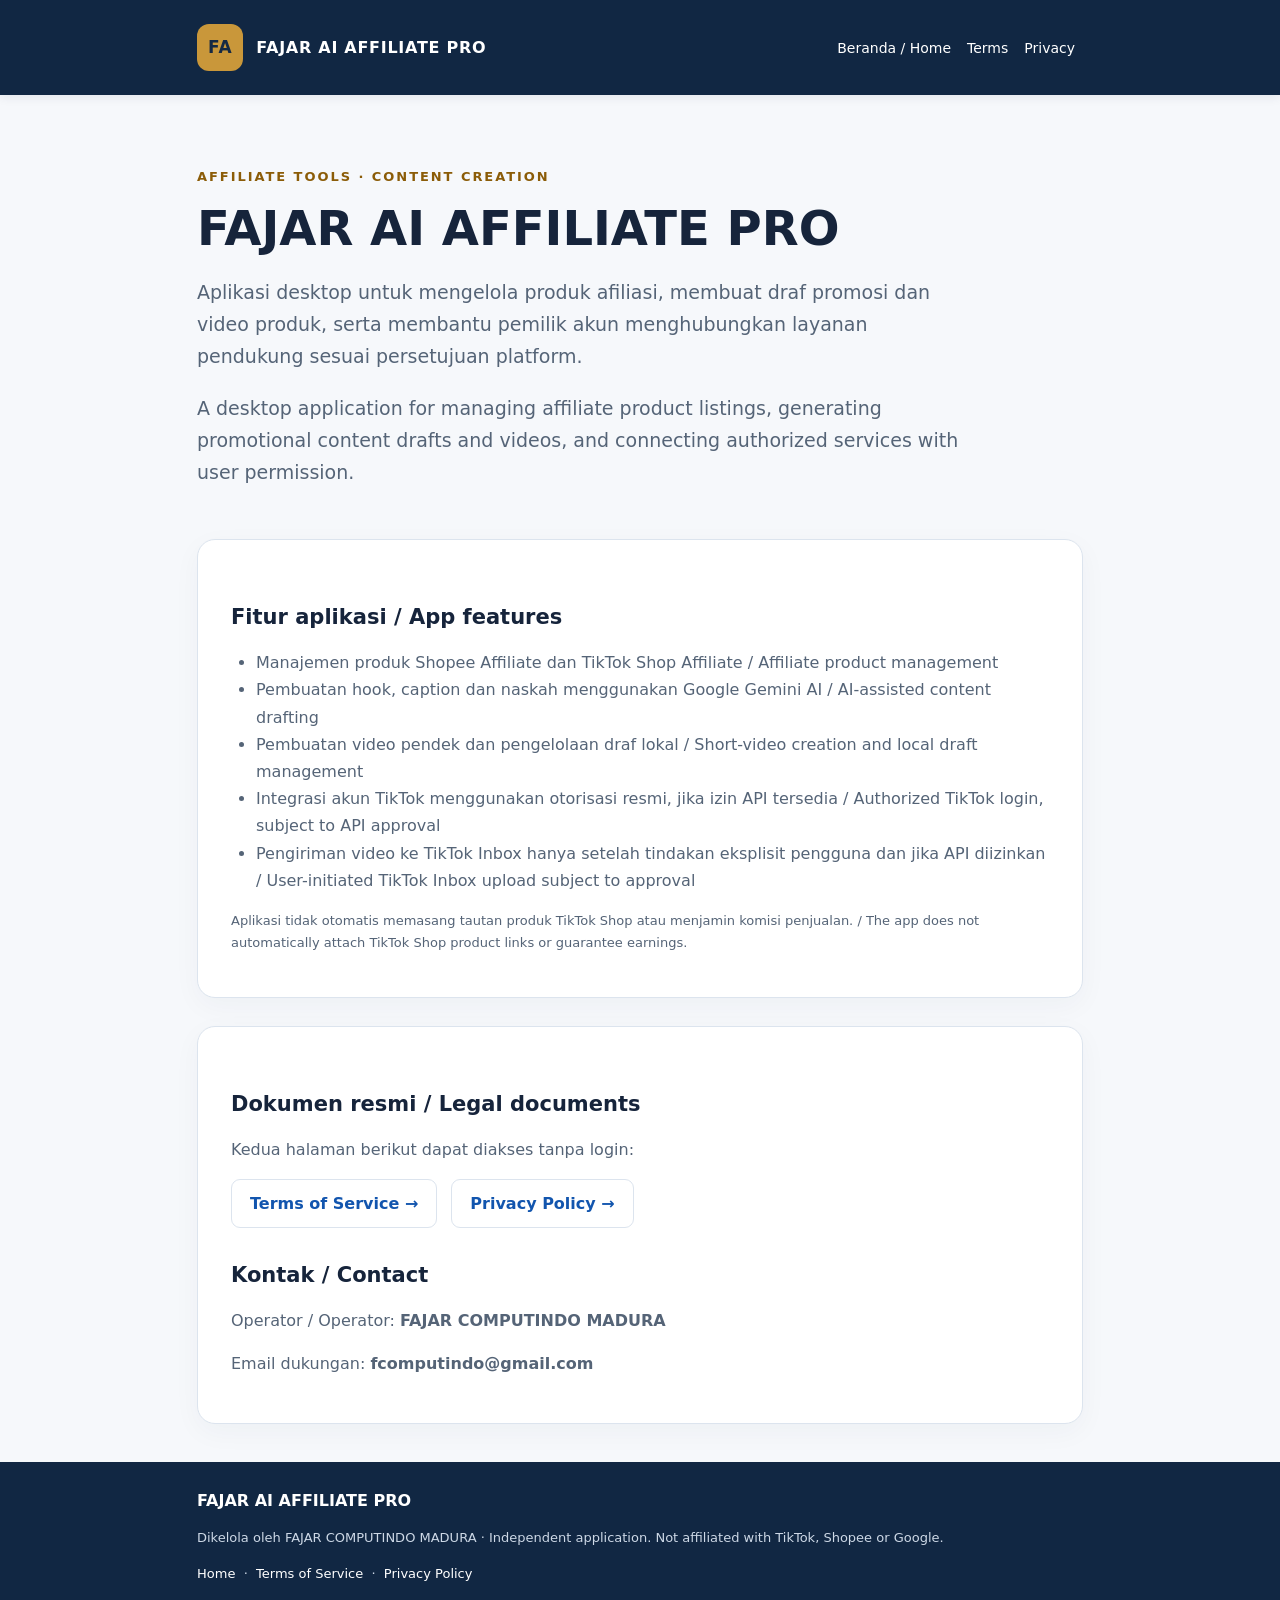
<file: index.html>
<!doctype html><html lang="id"><head><meta charset="utf-8"><meta name="viewport" content="width=device-width, initial-scale=1"><meta name="robots" content="index,follow"><meta name="description" content="FAJAR AI AFFILIATE PRO - Official application information, Privacy Policy and Terms of Service."><title>Official Website — FAJAR AI AFFILIATE PRO</title><link rel="stylesheet" href="style.css"></head><body>
<header class="top"><div class="wrap"><div class="logo"><span class="monogram">FA</span><span>FAJAR AI AFFILIATE PRO</span></div><nav><a href="index.html">Beranda / Home</a><a href="terms.html">Terms</a><a href="privacy.html">Privacy</a></nav></div></header>
<main class="wrap"><section class="hero"><p class="eyebrow">Affiliate tools · Content creation</p><h1>FAJAR AI AFFILIATE PRO</h1><p class="lead">Aplikasi desktop untuk mengelola produk afiliasi, membuat draf promosi dan video produk, serta membantu pemilik akun menghubungkan layanan pendukung sesuai persetujuan platform.</p><p class="lead" lang="en">A desktop application for managing affiliate product listings, generating promotional content drafts and videos, and connecting authorized services with user permission.</p></section><section class="card"><h2>Fitur aplikasi / App features</h2><ul><li>Manajemen produk Shopee Affiliate dan TikTok Shop Affiliate / Affiliate product management</li><li>Pembuatan hook, caption dan naskah menggunakan Google Gemini AI / AI-assisted content drafting</li><li>Pembuatan video pendek dan pengelolaan draf lokal / Short-video creation and local draft management</li><li>Integrasi akun TikTok menggunakan otorisasi resmi, jika izin API tersedia / Authorized TikTok login, subject to API approval</li><li>Pengiriman video ke TikTok Inbox hanya setelah tindakan eksplisit pengguna dan jika API diizinkan / User-initiated TikTok Inbox upload subject to approval</li></ul><p class="small">Aplikasi tidak otomatis memasang tautan produk TikTok Shop atau menjamin komisi penjualan. / The app does not automatically attach TikTok Shop product links or guarantee earnings.</p></section><section class="card"><h2>Dokumen resmi / Legal documents</h2><p>Kedua halaman berikut dapat diakses tanpa login:</p><div class="pills"><a class="pill" href="terms.html">Terms of Service →</a><a class="pill" href="privacy.html">Privacy Policy →</a></div><h2>Kontak / Contact</h2><p>Operator / Operator: <b>FAJAR COMPUTINDO MADURA</b></p><p>Email dukungan: <strong>fcomputindo@gmail.com</strong></p></section></main><footer><div class="wrap"><strong>FAJAR AI AFFILIATE PRO</strong><p>Dikelola oleh FAJAR COMPUTINDO MADURA · Independent application. Not affiliated with TikTok, Shopee or Google.</p><p><a href="index.html">Home</a> &nbsp;·&nbsp; <a href="terms.html">Terms of Service</a> &nbsp;·&nbsp; <a href="privacy.html">Privacy Policy</a></p></div></footer></body></html>
</file>
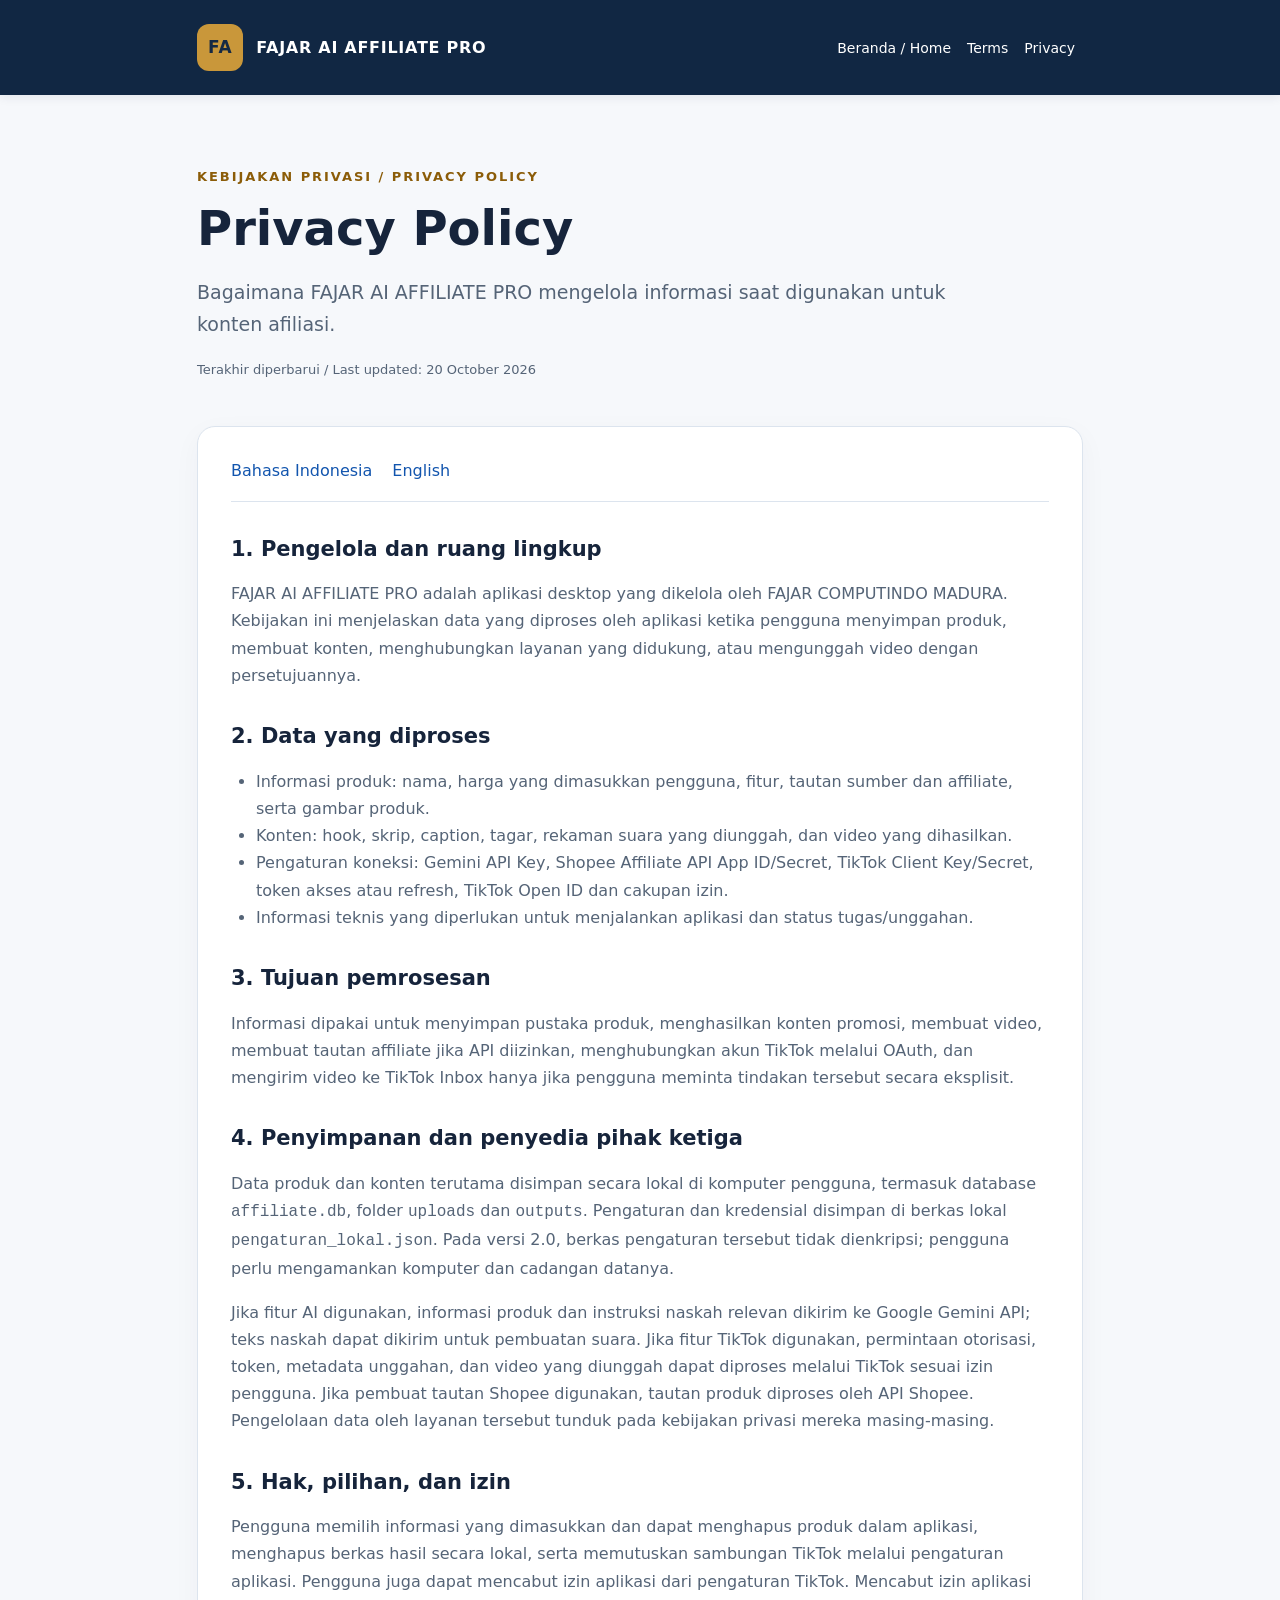
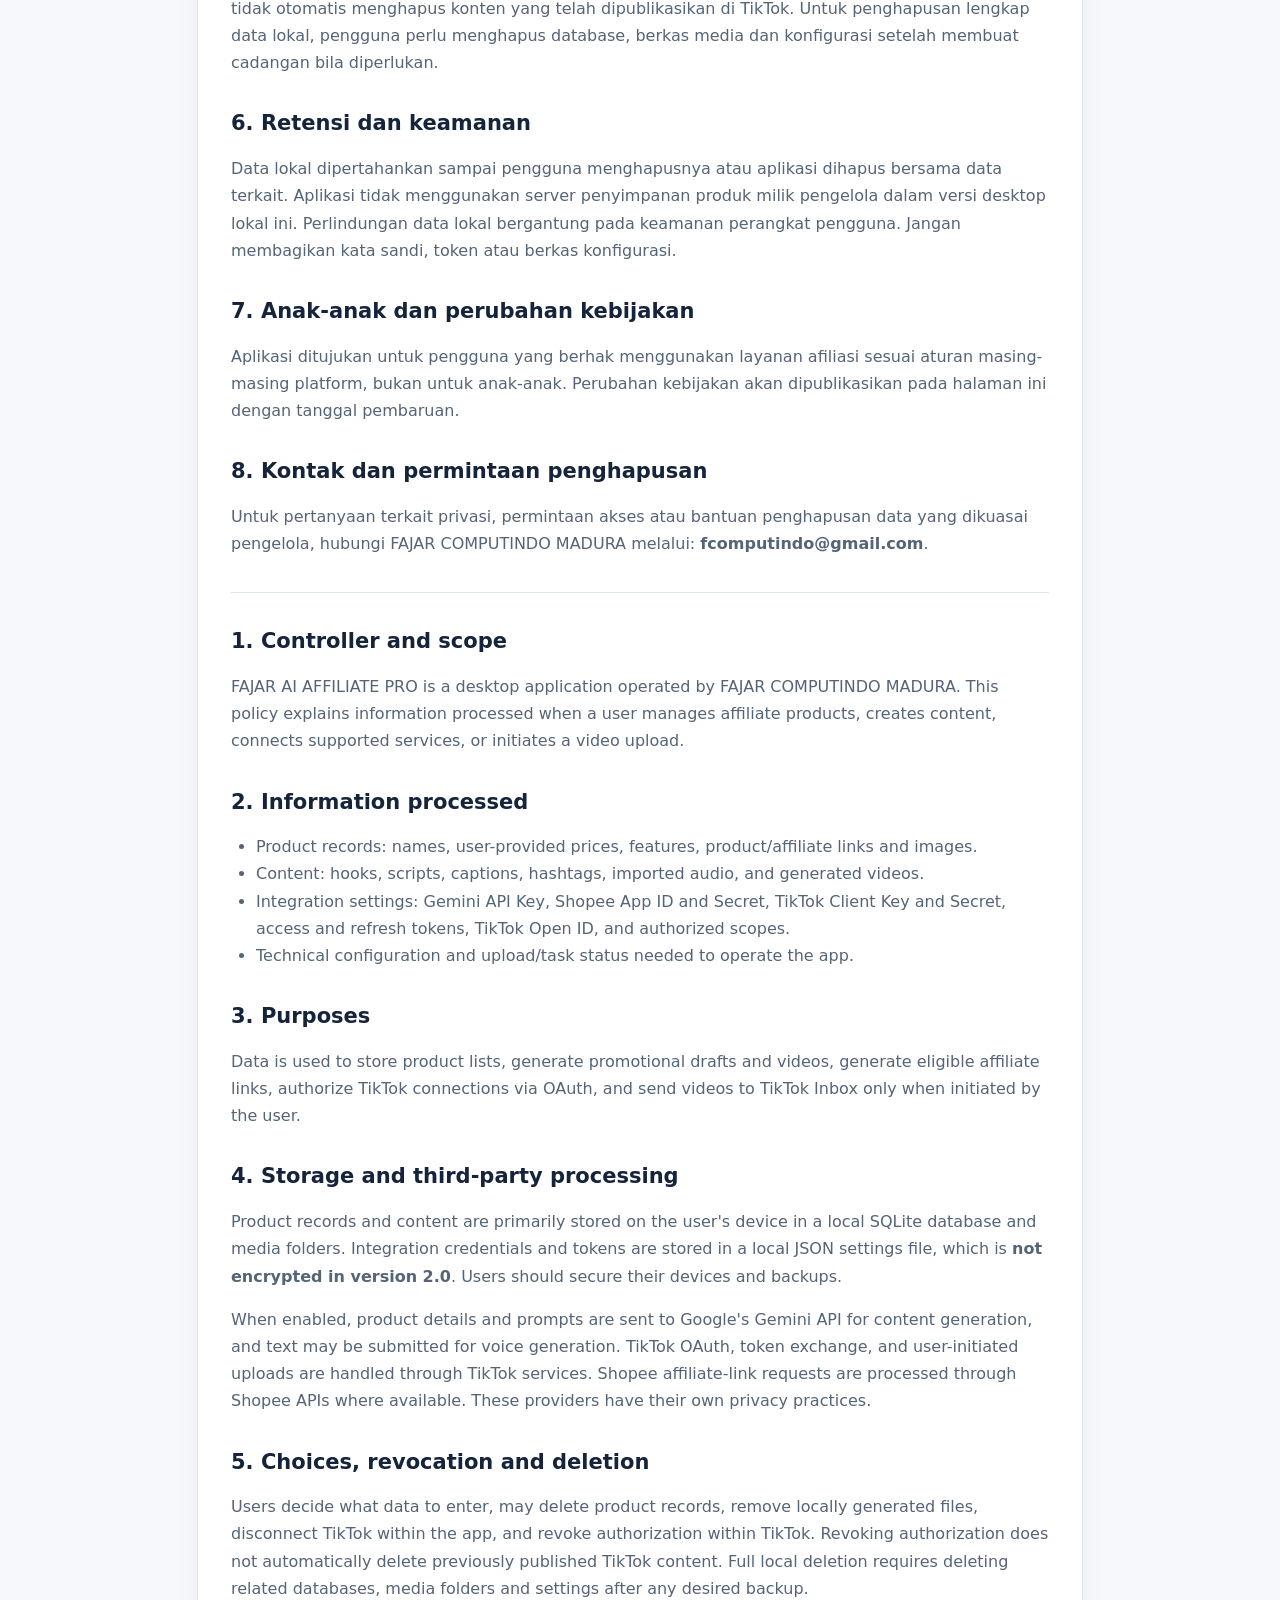
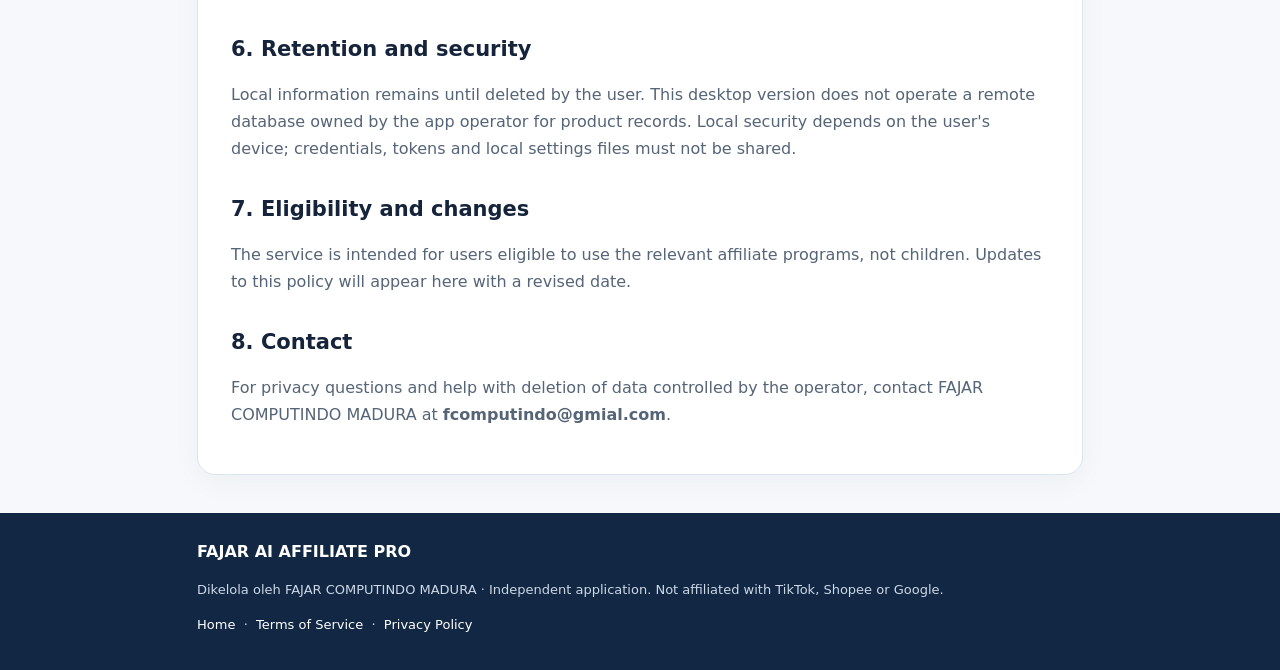
<file: privacy.html>
<!doctype html><html lang="id"><head><meta charset="utf-8"><meta name="viewport" content="width=device-width, initial-scale=1"><meta name="robots" content="index,follow"><meta name="description" content="FAJAR AI AFFILIATE PRO - Official application information, Privacy Policy and Terms of Service."><title>Privacy Policy — FAJAR AI AFFILIATE PRO</title><link rel="stylesheet" href="style.css"></head><body>
<header class="top"><div class="wrap"><div class="logo"><span class="monogram">FA</span><span>FAJAR AI AFFILIATE PRO</span></div><nav><a href="index.html">Beranda / Home</a><a href="terms.html">Terms</a><a href="privacy.html">Privacy</a></nav></div></header>
<main class="wrap"><section class="hero"><p class="eyebrow">Kebijakan Privasi / Privacy Policy</p><h1>Privacy Policy</h1><p class="lead">Bagaimana FAJAR AI AFFILIATE PRO mengelola informasi saat digunakan untuk konten afiliasi.</p><p class="small">Terakhir diperbarui / Last updated: 20 October 2026</p></section>
<section class="card"><div class="langbar"><a href="#indonesia">Bahasa Indonesia</a><a href="#english">English</a></div>
<div id="indonesia" lang="id"><h2>1. Pengelola dan ruang lingkup</h2><p>FAJAR AI AFFILIATE PRO adalah aplikasi desktop yang dikelola oleh FAJAR COMPUTINDO MADURA. Kebijakan ini menjelaskan data yang diproses oleh aplikasi ketika pengguna menyimpan produk, membuat konten, menghubungkan layanan yang didukung, atau mengunggah video dengan persetujuannya.</p>
<h2>2. Data yang diproses</h2><ul><li>Informasi produk: nama, harga yang dimasukkan pengguna, fitur, tautan sumber dan affiliate, serta gambar produk.</li><li>Konten: hook, skrip, caption, tagar, rekaman suara yang diunggah, dan video yang dihasilkan.</li><li>Pengaturan koneksi: Gemini API Key, Shopee Affiliate API App ID/Secret, TikTok Client Key/Secret, token akses atau refresh, TikTok Open ID dan cakupan izin.</li><li>Informasi teknis yang diperlukan untuk menjalankan aplikasi dan status tugas/unggahan.</li></ul>
<h2>3. Tujuan pemrosesan</h2><p>Informasi dipakai untuk menyimpan pustaka produk, menghasilkan konten promosi, membuat video, membuat tautan affiliate jika API diizinkan, menghubungkan akun TikTok melalui OAuth, dan mengirim video ke TikTok Inbox hanya jika pengguna meminta tindakan tersebut secara eksplisit.</p>
<h2>4. Penyimpanan dan penyedia pihak ketiga</h2><p>Data produk dan konten terutama disimpan secara lokal di komputer pengguna, termasuk database <code>affiliate.db</code>, folder <code>uploads</code> dan <code>outputs</code>. Pengaturan dan kredensial disimpan di berkas lokal <code>pengaturan_lokal.json</code>. Pada versi 2.0, berkas pengaturan tersebut tidak dienkripsi; pengguna perlu mengamankan komputer dan cadangan datanya.</p><p>Jika fitur AI digunakan, informasi produk dan instruksi naskah relevan dikirim ke Google Gemini API; teks naskah dapat dikirim untuk pembuatan suara. Jika fitur TikTok digunakan, permintaan otorisasi, token, metadata unggahan, dan video yang diunggah dapat diproses melalui TikTok sesuai izin pengguna. Jika pembuat tautan Shopee digunakan, tautan produk diproses oleh API Shopee. Pengelolaan data oleh layanan tersebut tunduk pada kebijakan privasi mereka masing-masing.</p>
<h2>5. Hak, pilihan, dan izin</h2><p>Pengguna memilih informasi yang dimasukkan dan dapat menghapus produk dalam aplikasi, menghapus berkas hasil secara lokal, serta memutuskan sambungan TikTok melalui pengaturan aplikasi. Pengguna juga dapat mencabut izin aplikasi dari pengaturan TikTok. Mencabut izin aplikasi tidak otomatis menghapus konten yang telah dipublikasikan di TikTok. Untuk penghapusan lengkap data lokal, pengguna perlu menghapus database, berkas media dan konfigurasi setelah membuat cadangan bila diperlukan.</p>
<h2>6. Retensi dan keamanan</h2><p>Data lokal dipertahankan sampai pengguna menghapusnya atau aplikasi dihapus bersama data terkait. Aplikasi tidak menggunakan server penyimpanan produk milik pengelola dalam versi desktop lokal ini. Perlindungan data lokal bergantung pada keamanan perangkat pengguna. Jangan membagikan kata sandi, token atau berkas konfigurasi.</p>
<h2>7. Anak-anak dan perubahan kebijakan</h2><p>Aplikasi ditujukan untuk pengguna yang berhak menggunakan layanan afiliasi sesuai aturan masing-masing platform, bukan untuk anak-anak. Perubahan kebijakan akan dipublikasikan pada halaman ini dengan tanggal pembaruan.</p>
<h2>8. Kontak dan permintaan penghapusan</h2><p>Untuk pertanyaan terkait privasi, permintaan akses atau bantuan penghapusan data yang dikuasai pengelola, hubungi FAJAR COMPUTINDO MADURA melalui: <strong>fcomputindo@gmail.com</strong>.</p></div>
<hr style="border:0;border-top:1px solid #dce4ee;margin:35px 0">
<div id="english" lang="en"><h2>1. Controller and scope</h2><p>FAJAR AI AFFILIATE PRO is a desktop application operated by FAJAR COMPUTINDO MADURA. This policy explains information processed when a user manages affiliate products, creates content, connects supported services, or initiates a video upload.</p>
<h2>2. Information processed</h2><ul><li>Product records: names, user-provided prices, features, product/affiliate links and images.</li><li>Content: hooks, scripts, captions, hashtags, imported audio, and generated videos.</li><li>Integration settings: Gemini API Key, Shopee App ID and Secret, TikTok Client Key and Secret, access and refresh tokens, TikTok Open ID, and authorized scopes.</li><li>Technical configuration and upload/task status needed to operate the app.</li></ul>
<h2>3. Purposes</h2><p>Data is used to store product lists, generate promotional drafts and videos, generate eligible affiliate links, authorize TikTok connections via OAuth, and send videos to TikTok Inbox only when initiated by the user.</p>
<h2>4. Storage and third-party processing</h2><p>Product records and content are primarily stored on the user's device in a local SQLite database and media folders. Integration credentials and tokens are stored in a local JSON settings file, which is <strong>not encrypted in version 2.0</strong>. Users should secure their devices and backups.</p><p>When enabled, product details and prompts are sent to Google's Gemini API for content generation, and text may be submitted for voice generation. TikTok OAuth, token exchange, and user-initiated uploads are handled through TikTok services. Shopee affiliate-link requests are processed through Shopee APIs where available. These providers have their own privacy practices.</p>
<h2>5. Choices, revocation and deletion</h2><p>Users decide what data to enter, may delete product records, remove locally generated files, disconnect TikTok within the app, and revoke authorization within TikTok. Revoking authorization does not automatically delete previously published TikTok content. Full local deletion requires deleting related databases, media folders and settings after any desired backup.</p>
<h2>6. Retention and security</h2><p>Local information remains until deleted by the user. This desktop version does not operate a remote database owned by the app operator for product records. Local security depends on the user's device; credentials, tokens and local settings files must not be shared.</p>
<h2>7. Eligibility and changes</h2><p>The service is intended for users eligible to use the relevant affiliate programs, not children. Updates to this policy will appear here with a revised date.</p>
<h2>8. Contact</h2><p>For privacy questions and help with deletion of data controlled by the operator, contact FAJAR COMPUTINDO MADURA at <strong>fcomputindo@gmial.com</strong>.</p></div>
</section></main><footer><div class="wrap"><strong>FAJAR AI AFFILIATE PRO</strong><p>Dikelola oleh FAJAR COMPUTINDO MADURA · Independent application. Not affiliated with TikTok, Shopee or Google.</p><p><a href="index.html">Home</a> &nbsp;·&nbsp; <a href="terms.html">Terms of Service</a> &nbsp;·&nbsp; <a href="privacy.html">Privacy Policy</a></p></div></footer></body></html>
</file>
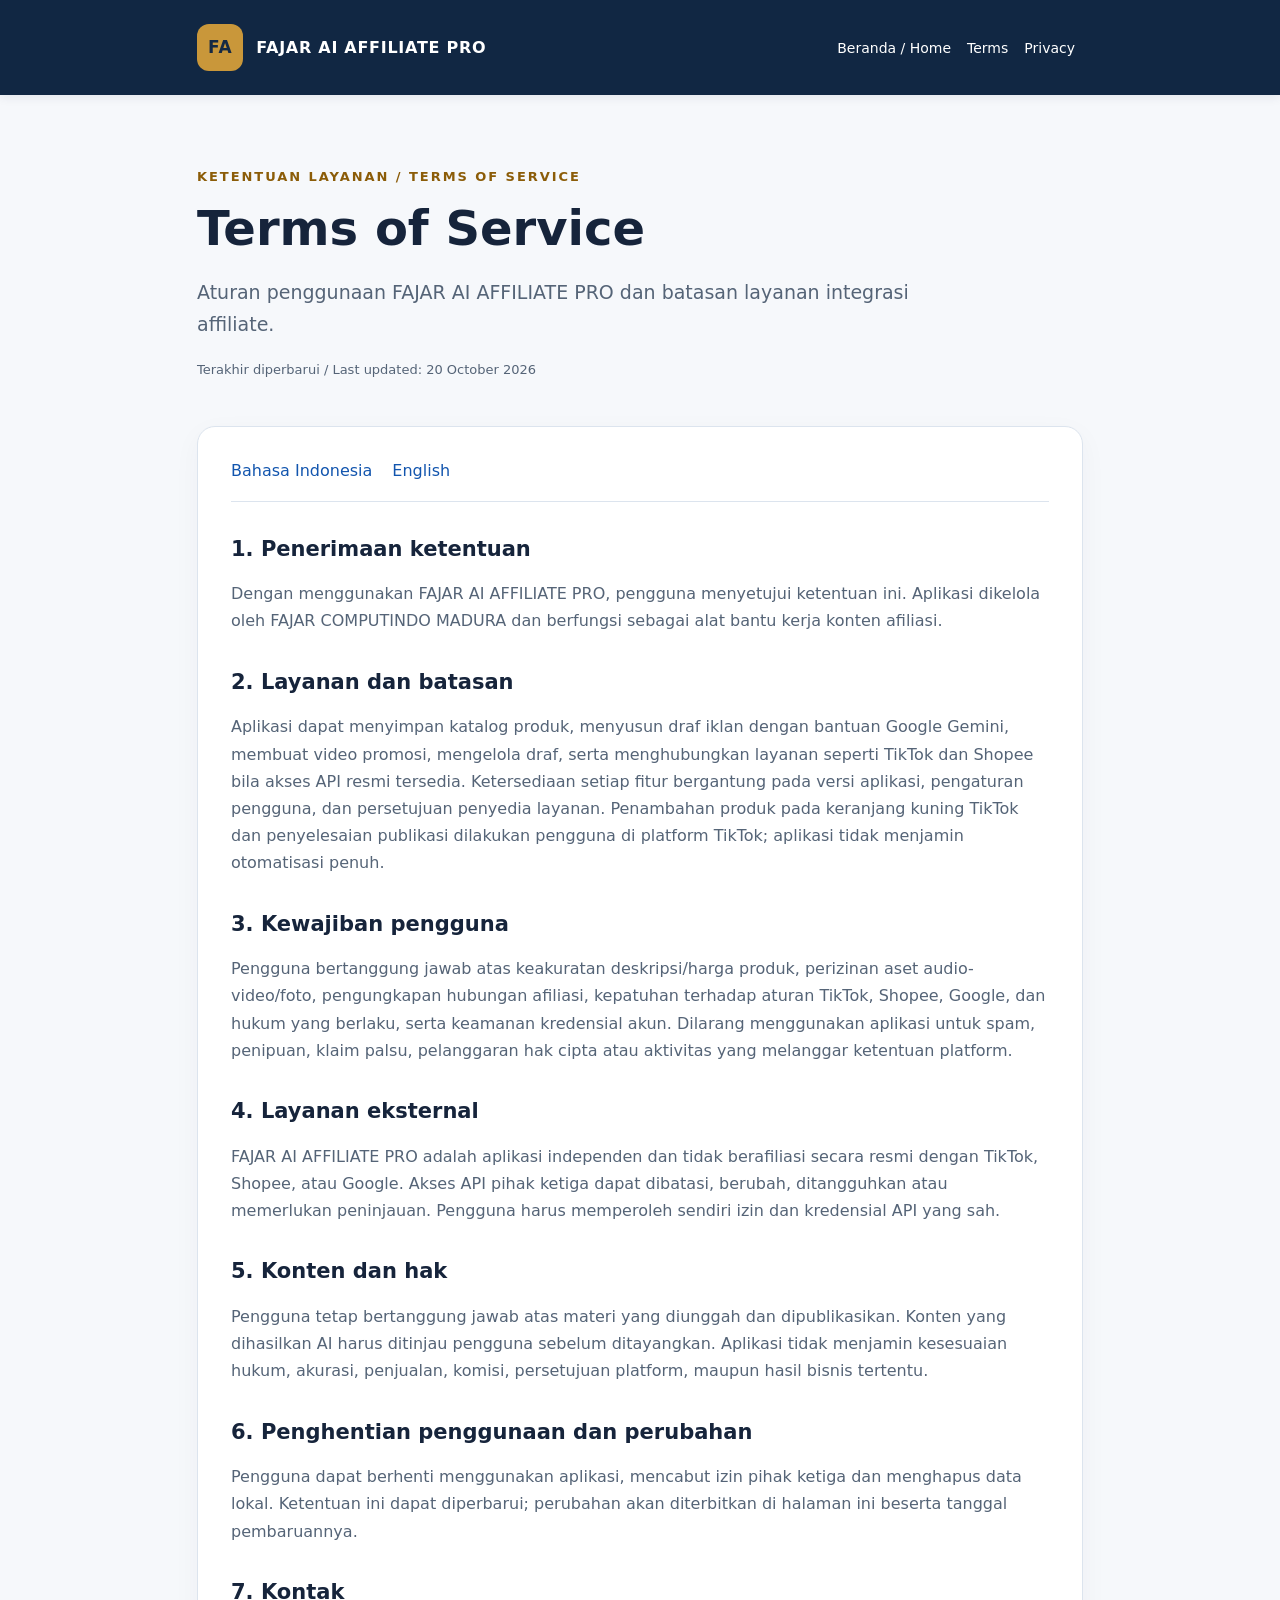
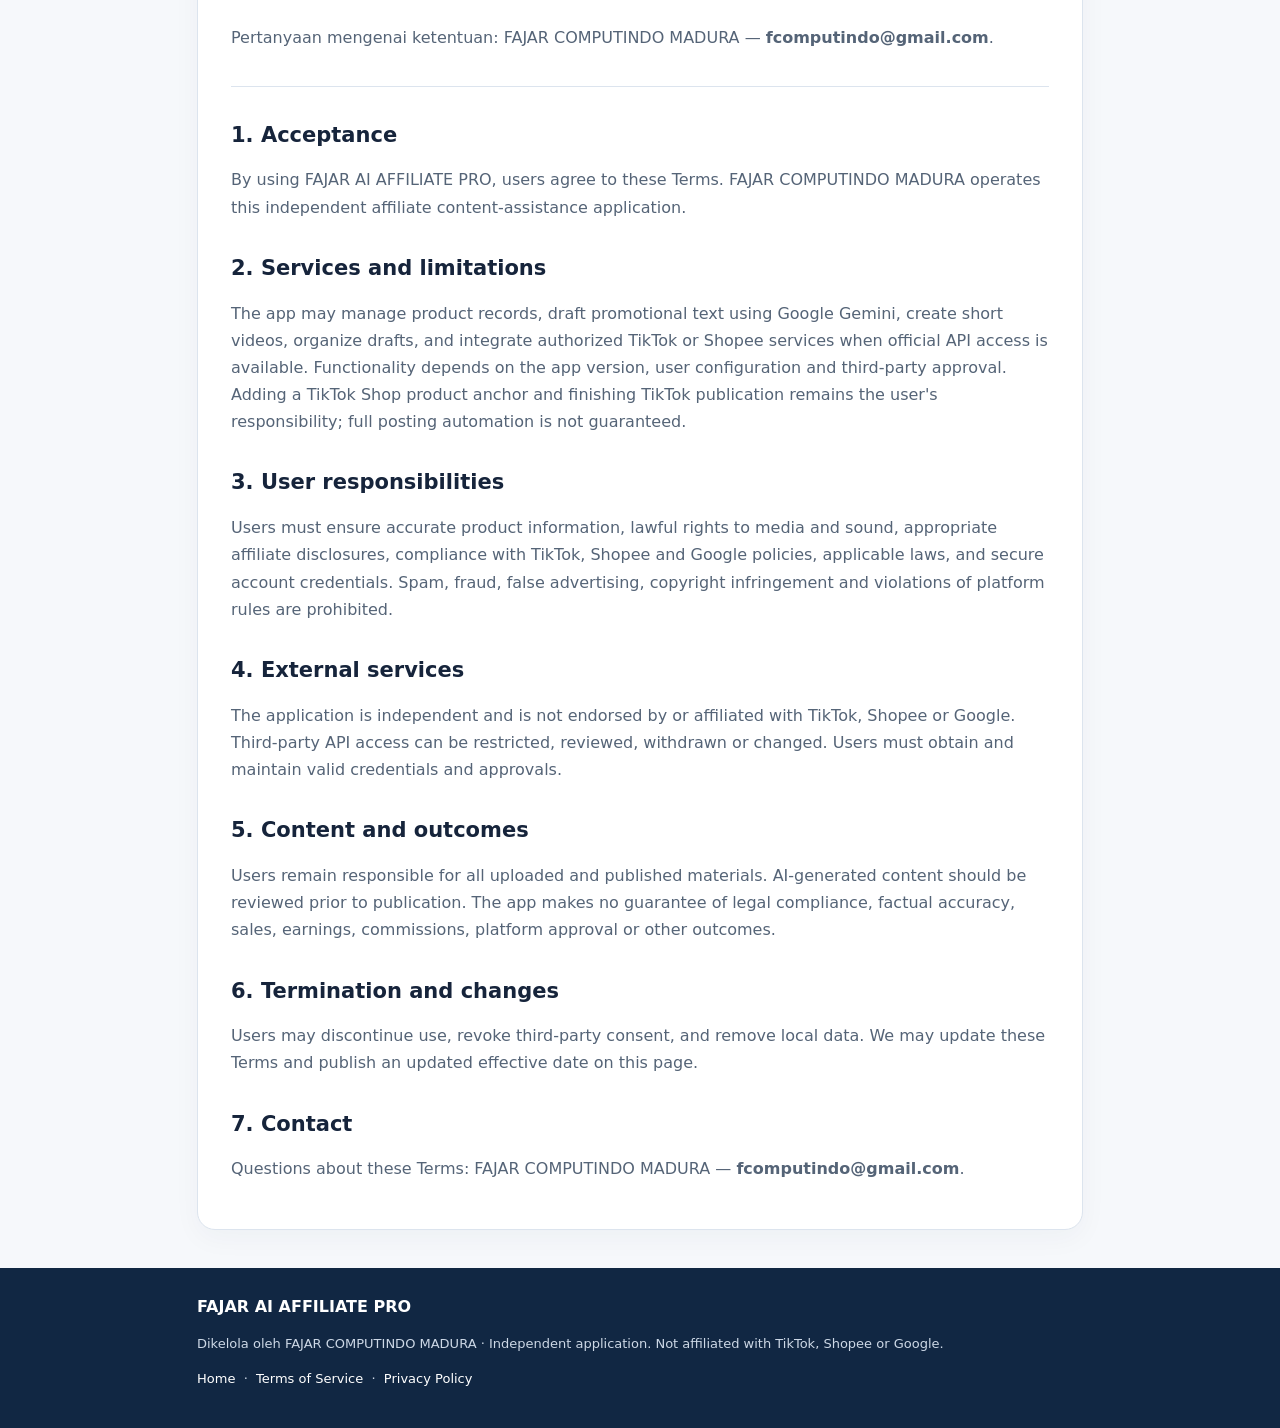
<file: terms.html>
<!doctype html><html lang="id"><head><meta charset="utf-8"><meta name="viewport" content="width=device-width, initial-scale=1"><meta name="robots" content="index,follow"><meta name="description" content="FAJAR AI AFFILIATE PRO - Official application information, Privacy Policy and Terms of Service."><title>Terms of Service — FAJAR AI AFFILIATE PRO</title><link rel="stylesheet" href="style.css"></head><body>
<header class="top"><div class="wrap"><div class="logo"><span class="monogram">FA</span><span>FAJAR AI AFFILIATE PRO</span></div><nav><a href="index.html">Beranda / Home</a><a href="terms.html">Terms</a><a href="privacy.html">Privacy</a></nav></div></header>
<main class="wrap"><section class="hero"><p class="eyebrow">Ketentuan Layanan / Terms of Service</p><h1>Terms of Service</h1><p class="lead">Aturan penggunaan FAJAR AI AFFILIATE PRO dan batasan layanan integrasi affiliate.</p><p class="small">Terakhir diperbarui / Last updated: 20 October 2026</p></section>
<section class="card"><div class="langbar"><a href="#indonesia">Bahasa Indonesia</a><a href="#english">English</a></div>
<div id="indonesia" lang="id"><h2>1. Penerimaan ketentuan</h2><p>Dengan menggunakan FAJAR AI AFFILIATE PRO, pengguna menyetujui ketentuan ini. Aplikasi dikelola oleh FAJAR COMPUTINDO MADURA dan berfungsi sebagai alat bantu kerja konten afiliasi.</p>
<h2>2. Layanan dan batasan</h2><p>Aplikasi dapat menyimpan katalog produk, menyusun draf iklan dengan bantuan Google Gemini, membuat video promosi, mengelola draf, serta menghubungkan layanan seperti TikTok dan Shopee bila akses API resmi tersedia. Ketersediaan setiap fitur bergantung pada versi aplikasi, pengaturan pengguna, dan persetujuan penyedia layanan. Penambahan produk pada keranjang kuning TikTok dan penyelesaian publikasi dilakukan pengguna di platform TikTok; aplikasi tidak menjamin otomatisasi penuh.</p>
<h2>3. Kewajiban pengguna</h2><p>Pengguna bertanggung jawab atas keakuratan deskripsi/harga produk, perizinan aset audio-video/foto, pengungkapan hubungan afiliasi, kepatuhan terhadap aturan TikTok, Shopee, Google, dan hukum yang berlaku, serta keamanan kredensial akun. Dilarang menggunakan aplikasi untuk spam, penipuan, klaim palsu, pelanggaran hak cipta atau aktivitas yang melanggar ketentuan platform.</p>
<h2>4. Layanan eksternal</h2><p>FAJAR AI AFFILIATE PRO adalah aplikasi independen dan tidak berafiliasi secara resmi dengan TikTok, Shopee, atau Google. Akses API pihak ketiga dapat dibatasi, berubah, ditangguhkan atau memerlukan peninjauan. Pengguna harus memperoleh sendiri izin dan kredensial API yang sah.</p>
<h2>5. Konten dan hak</h2><p>Pengguna tetap bertanggung jawab atas materi yang diunggah dan dipublikasikan. Konten yang dihasilkan AI harus ditinjau pengguna sebelum ditayangkan. Aplikasi tidak menjamin kesesuaian hukum, akurasi, penjualan, komisi, persetujuan platform, maupun hasil bisnis tertentu.</p>
<h2>6. Penghentian penggunaan dan perubahan</h2><p>Pengguna dapat berhenti menggunakan aplikasi, mencabut izin pihak ketiga dan menghapus data lokal. Ketentuan ini dapat diperbarui; perubahan akan diterbitkan di halaman ini beserta tanggal pembaruannya.</p>
<h2>7. Kontak</h2><p>Pertanyaan mengenai ketentuan: FAJAR COMPUTINDO MADURA — <strong>fcomputindo@gmail.com</strong>.</p></div>
<hr style="border:0;border-top:1px solid #dce4ee;margin:35px 0">
<div id="english" lang="en"><h2>1. Acceptance</h2><p>By using FAJAR AI AFFILIATE PRO, users agree to these Terms. FAJAR COMPUTINDO MADURA operates this independent affiliate content-assistance application.</p>
<h2>2. Services and limitations</h2><p>The app may manage product records, draft promotional text using Google Gemini, create short videos, organize drafts, and integrate authorized TikTok or Shopee services when official API access is available. Functionality depends on the app version, user configuration and third-party approval. Adding a TikTok Shop product anchor and finishing TikTok publication remains the user's responsibility; full posting automation is not guaranteed.</p>
<h2>3. User responsibilities</h2><p>Users must ensure accurate product information, lawful rights to media and sound, appropriate affiliate disclosures, compliance with TikTok, Shopee and Google policies, applicable laws, and secure account credentials. Spam, fraud, false advertising, copyright infringement and violations of platform rules are prohibited.</p>
<h2>4. External services</h2><p>The application is independent and is not endorsed by or affiliated with TikTok, Shopee or Google. Third-party API access can be restricted, reviewed, withdrawn or changed. Users must obtain and maintain valid credentials and approvals.</p>
<h2>5. Content and outcomes</h2><p>Users remain responsible for all uploaded and published materials. AI-generated content should be reviewed prior to publication. The app makes no guarantee of legal compliance, factual accuracy, sales, earnings, commissions, platform approval or other outcomes.</p>
<h2>6. Termination and changes</h2><p>Users may discontinue use, revoke third-party consent, and remove local data. We may update these Terms and publish an updated effective date on this page.</p>
<h2>7. Contact</h2><p>Questions about these Terms: FAJAR COMPUTINDO MADURA — <strong>fcomputindo@gmail.com</strong>.</p></div>
</section></main><footer><div class="wrap"><strong>FAJAR AI AFFILIATE PRO</strong><p>Dikelola oleh FAJAR COMPUTINDO MADURA · Independent application. Not affiliated with TikTok, Shopee or Google.</p><p><a href="index.html">Home</a> &nbsp;·&nbsp; <a href="terms.html">Terms of Service</a> &nbsp;·&nbsp; <a href="privacy.html">Privacy Policy</a></p></div></footer></body></html>
</file>
<file: style.css>
:root{--ink:#16243b;--muted:#556477;--gold:#c9973a;--canvas:#f6f8fb;--line:#dce4ee}*{box-sizing:border-box}body{margin:0;background:var(--canvas);color:var(--ink);font:16px/1.7 system-ui,-apple-system,Segoe UI,Roboto,sans-serif}a{color:#1255ae;text-decoration:none}a:hover{text-decoration:underline}.wrap{max-width:930px;margin:auto;padding:0 22px}.top{background:#112743;color:white;padding:24px 0;box-shadow:0 2px 10px #11274316}.top .wrap{display:flex;gap:16px;align-items:center;justify-content:space-between;flex-wrap:wrap}.logo{display:flex;gap:13px;align-items:center;font-weight:800;letter-spacing:.045em}.monogram{background:var(--gold);color:#152944;border-radius:12px;padding:9px 11px;font-size:17px}.top a{color:#fff;font-size:14px;margin:0 8px}.hero{padding:58px 0 32px}.eyebrow{color:#8b5c08;font-size:13px;font-weight:800;letter-spacing:.15em;text-transform:uppercase}h1{line-height:1.14;font-size:clamp(31px,5vw,48px);margin:10px 0 20px}h2{font-size:21px;margin-top:34px;line-height:1.3}h3{font-size:17px;margin-top:22px}p,li{color:var(--muted)}ul,ol{padding-left:25px}.lead{font-size:19px;max-width:770px}.card{background:#fff;border:1px solid var(--line);padding:30px 33px;border-radius:18px;margin-bottom:28px;box-shadow:0 8px 28px #1127430a}.small{color:var(--muted);font-size:13px}.notice{border-left:4px solid var(--gold);background:#fffaec;padding:14px 17px;border-radius:6px;margin:24px 0;color:#5d491b}.pills{display:flex;gap:14px;flex-wrap:wrap}.pill{border:1px solid var(--line);padding:10px 18px;border-radius:9px;background:white;display:inline-block;font-weight:700}.langbar{border-bottom:1px solid var(--line);padding:0 0 16px;margin-bottom:22px}.langbar a{margin-right:20px}footer{background:#112743;color:#fff;padding:25px 0;margin-top:38px}footer a{color:white}footer p{color:#cdd8e6;font-size:13px}.redflag{background:#fff0f1;border:1px solid #edc5c9;padding:14px;border-radius:10px;color:#9a2430;font-weight:700}.notable{color:#24384a;font-weight:600} @media(max-width:590px){.card{padding:22px}.top .wrap{gap:8px}.hero{padding:34px 0 15px}}
</file>
